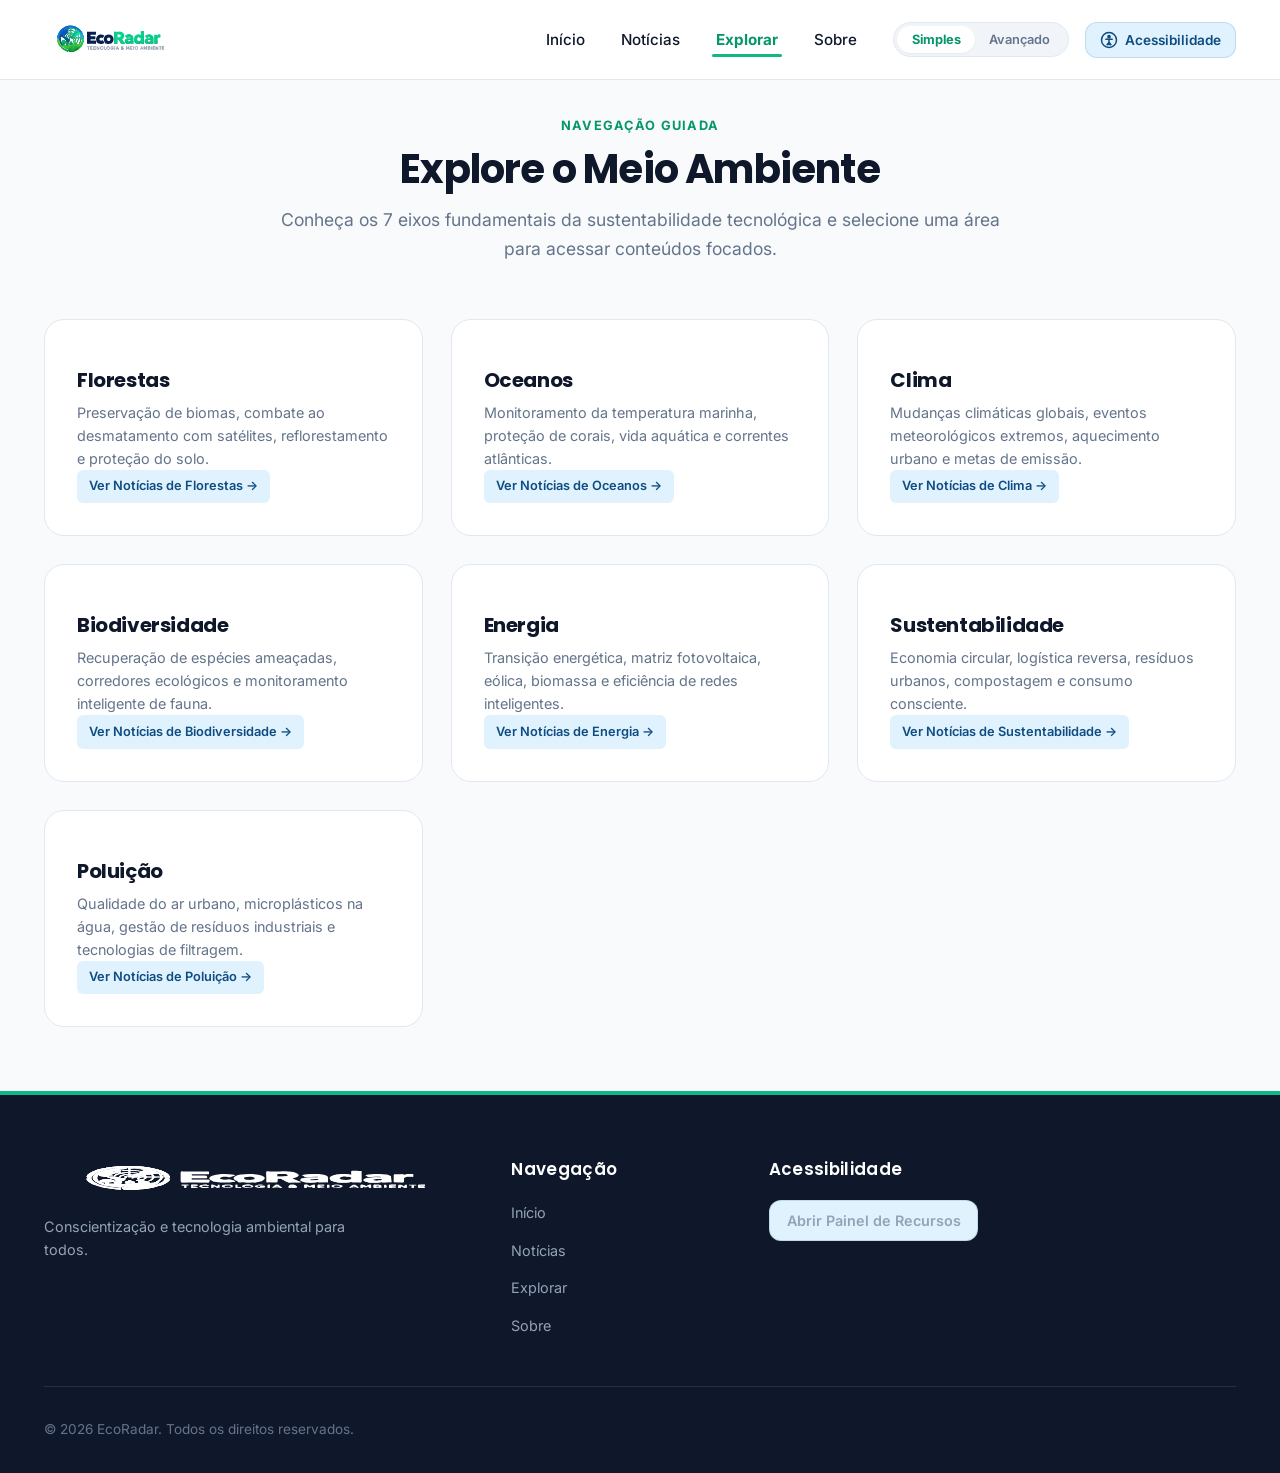
<file: frontend/pages/explorar.html>
<!DOCTYPE html>
<html lang="pt-BR">
<head>
  <meta charset="UTF-8">
  <meta name="viewport" content="width=device-width, initial-scale=1.0">
  <meta name="description" content="Explore o meio ambiente pelos 7 grandes eixos temáticos do EcoRadar: Clima, Florestas, Oceanos, Biodiversidade, Energia, Poluição e Sustentabilidade.">
  <title>Explore o Meio Ambiente — EcoRadar</title>

  <link rel="stylesheet" href="../assets/css/style.css">
  <link rel="icon" type="image/svg+xml" href="../assets/img/logo.svg">
</head>
<body>

  <!-- CABECALHO -->
  <header class="header" role="banner">
    <div class="container header-container">
      <a href="../index.html" class="logo-link" aria-label="Página Inicial EcoRadar">
        <img src="../assets/img/logo.svg" alt="Logotipo EcoRadar" class="logo-img">
      </a>

      <nav class="nav-menu" id="primary-nav-menu" aria-label="Navegação Principal">
        <ul class="nav-list">
          <li><a href="../index.html" class="nav-link">Início</a></li>
          <li><a href="catalog.html" class="nav-link">Notícias</a></li>
          <li><a href="explorar.html" class="nav-link active">Explorar</a></li>
          <li><a href="sobre.html" class="nav-link">Sobre</a></li>
        </ul>

        <div class="header-actions">
          <div class="mode-toggle-wrapper" role="radiogroup" aria-label="Seletor de Modo de Leitura">
            <button class="mode-btn active" data-mode="simple" aria-checked="true">Simples</button>
            <button class="mode-btn" data-mode="advanced" aria-checked="false">Avançado</button>
          </div>

          <button class="btn-accessibility" aria-label="Abrir Painel de Acessibilidade">
            <svg xmlns="http://www.w3.org/2000/svg" viewBox="0 0 24 24" width="20" height="20" fill="none" stroke="currentColor" stroke-width="2">
              <circle cx="12" cy="12" r="10"/>
              <circle cx="12" cy="7.5" r="1.5" fill="currentColor"/>
              <path d="M7 11h10M12 11v8M9 19l3-4 3 4"/>
            </svg>
            <span>Acessibilidade</span>
          </button>
        </div>
      </nav>

      <button class="mobile-toggle" id="mobile-menu-toggle" aria-label="Abrir menu de navegação" aria-expanded="false" aria-controls="primary-nav-menu">
        <svg xmlns="http://www.w3.org/2000/svg" width="28" height="28" fill="none" stroke="currentColor" stroke-width="2" viewBox="0 0 24 24">
          <line x1="3" y1="12" x2="21" y2="12"></line>
          <line x1="3" y1="6" x2="21" y2="6"></line>
          <line x1="3" y1="18" x2="21" y2="18"></line>
        </svg>
      </button>
    </div>
  </header>

  <!-- CONTEUDO PRINCIPAL -->
  <main class="main-content" id="main-content" role="main">
    <div class="container">

      <div style="text-align: center; max-width: 720px; margin: 0 auto 3.5rem auto;">
        <span class="section-tag">Navegação Guiada</span>
        <h1 style="font-size: 2.5rem; margin-bottom: 0.75rem;">Explore o Meio Ambiente</h1>
        <p style="color: var(--color-text-muted); font-size: 1.1rem;">
          Conheça os 7 eixos fundamentais da sustentabilidade tecnológica e selecione uma área para acessar conteúdos focados.
        </p>
      </div>

      <!-- grade dos 7 eixos ambientais -->
      <div class="explorar-grid">
        
        <!-- Eixo 1: Florestas -->
        <a href="catalog.html?cat=Florestas" class="eixo-card" style="text-decoration: none; color: inherit;">
          <div>
            <div class="eixo-icon"></div>
            <h2 class="eixo-title">Florestas</h2>
            <p class="eixo-description">
              Preservação de biomas, combate ao desmatamento com satélites, reflorestamento e proteção do solo.
            </p>
          </div>
          <span class="eixo-stats-preview">Ver Notícias de Florestas &rarr;</span>
        </a>

        <!-- Eixo 2: Oceanos -->
        <a href="catalog.html?cat=Oceanos" class="eixo-card" style="text-decoration: none; color: inherit;">
          <div>
            <div class="eixo-icon"></div>
            <h2 class="eixo-title">Oceanos</h2>
            <p class="eixo-description">
              Monitoramento da temperatura marinha, proteção de corais, vida aquática e correntes atlânticas.
            </p>
          </div>
          <span class="eixo-stats-preview">Ver Notícias de Oceanos &rarr;</span>
        </a>

        <!-- Eixo 3: Clima -->
        <a href="catalog.html?cat=Clima" class="eixo-card" style="text-decoration: none; color: inherit;">
          <div>
            <div class="eixo-icon"></div>
            <h2 class="eixo-title">Clima</h2>
            <p class="eixo-description">
              Mudanças climáticas globais, eventos meteorológicos extremos, aquecimento urbano e metas de emissão.
            </p>
          </div>
          <span class="eixo-stats-preview">Ver Notícias de Clima &rarr;</span>
        </a>

        <!-- Eixo 4: Biodiversidade -->
        <a href="catalog.html?cat=Biodiversidade" class="eixo-card" style="text-decoration: none; color: inherit;">
          <div>
            <div class="eixo-icon"></div>
            <h2 class="eixo-title">Biodiversidade</h2>
            <p class="eixo-description">
              Recuperação de espécies ameaçadas, corredores ecológicos e monitoramento inteligente de fauna.
            </p>
          </div>
          <span class="eixo-stats-preview">Ver Notícias de Biodiversidade &rarr;</span>
        </a>

        <!-- Eixo 5: Energia -->
        <a href="catalog.html?cat=Energia" class="eixo-card" style="text-decoration: none; color: inherit;">
          <div>
            <div class="eixo-icon"></div>
            <h2 class="eixo-title">Energia</h2>
            <p class="eixo-description">
              Transição energética, matriz fotovoltaica, eólica, biomassa e eficiência de redes inteligentes.
            </p>
          </div>
          <span class="eixo-stats-preview">Ver Notícias de Energia &rarr;</span>
        </a>

        <!-- Eixo 6: Sustentabilidade -->
        <a href="catalog.html?cat=Sustentabilidade" class="eixo-card" style="text-decoration: none; color: inherit;">
          <div>
            <div class="eixo-icon"></div>
            <h2 class="eixo-title">Sustentabilidade</h2>
            <p class="eixo-description">
              Economia circular, logística reversa, resíduos urbanos, compostagem e consumo consciente.
            </p>
          </div>
          <span class="eixo-stats-preview">Ver Notícias de Sustentabilidade &rarr;</span>
        </a>

        <!-- Eixo 7: Poluiçao -->
        <a href="catalog.html?cat=Poluição" class="eixo-card" style="text-decoration: none; color: inherit;">
          <div>
            <div class="eixo-icon"></div>
            <h2 class="eixo-title">Poluição</h2>
            <p class="eixo-description">
              Qualidade do ar urbano, microplásticos na água, gestão de resíduos industriais e tecnologias de filtragem.
            </p>
          </div>
          <span class="eixo-stats-preview">Ver Notícias de Poluição &rarr;</span>
        </a>

      </div>

    </div>
  </main>

  <!-- RODAPE FOOTER -->
  <footer class="footer" role="contentinfo">
    <div class="container">
      <div class="footer-grid">
        <div class="footer-brand">
          <img src="../assets/img/logo.svg" alt="EcoRadar" class="footer-logo">
          <p class="footer-tagline">Conscientização e tecnologia ambiental para todos.</p>
        </div>

        <div>
          <h4 class="footer-column-title">Navegação</h4>
          <ul class="footer-links">
            <li><a href="../index.html">Início</a></li>
            <li><a href="catalog.html">Notícias</a></li>
            <li><a href="explorar.html">Explorar</a></li>
            <li><a href="sobre.html">Sobre</a></li>
          </ul>
        </div>

        <div>
          <h4 class="footer-column-title">Acessibilidade</h4>
          <ul class="footer-links">
            <li><a href="#" class="btn-accessibility">Abrir Painel de Recursos</a></li>
          </ul>
        </div>
      </div>

      <div class="footer-bottom">
        <p>&copy; 2026 EcoRadar. Todos os direitos reservados.</p>
      </div>
    </div>
  </footer>

  <script src="../assets/js/accessibility.js"></script>
  <script src="../assets/js/speech.js"></script>
  <script src="../assets/js/catalog.js"></script>
  <script src="../assets/js/main.js"></script>
</body>
</html>
</file>
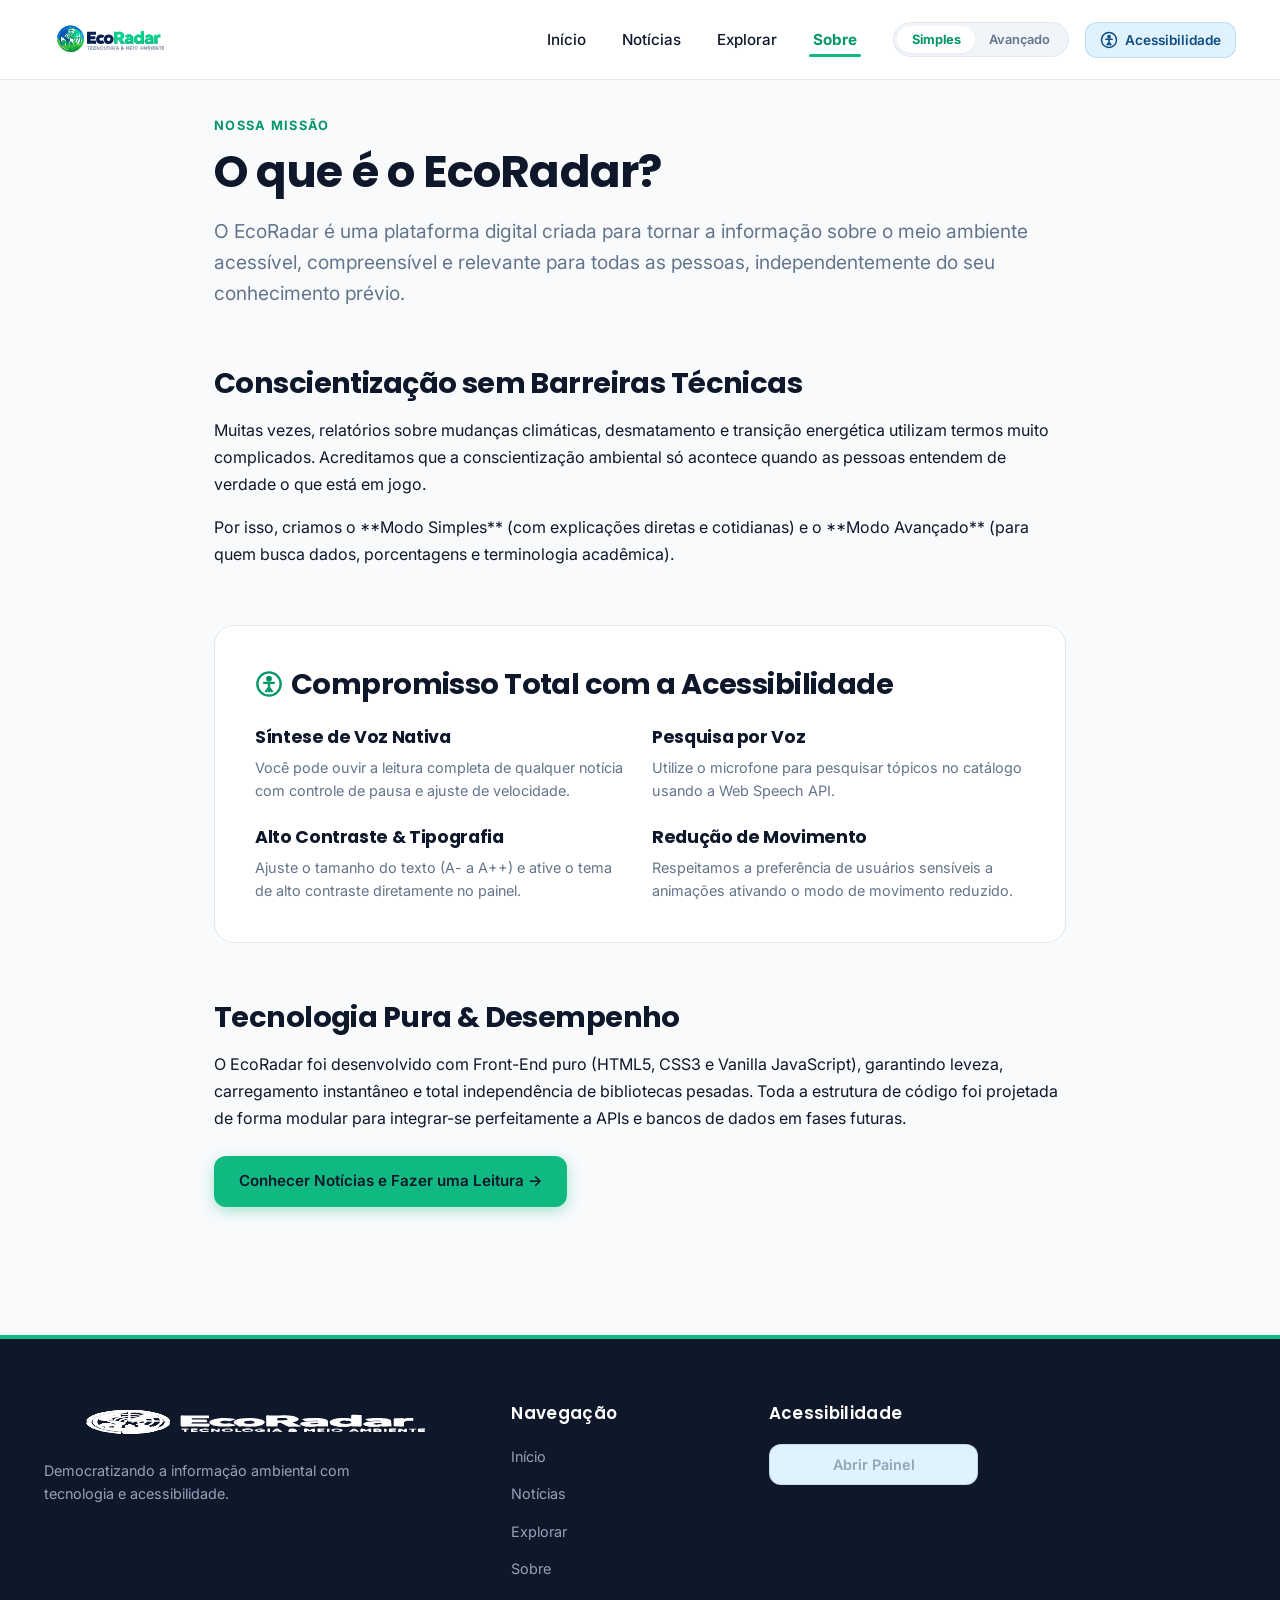
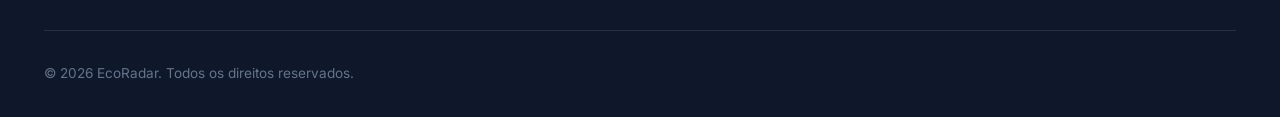
<file: frontend/pages/sobre.html>
<!DOCTYPE html>
<html lang="pt-BR">
<head>
  <meta charset="UTF-8">
  <meta name="viewport" content="width=device-width, initial-scale=1.0">
  <meta name="description" content="Saiba mais sobre o EcoRadar, nossa missão de conscientização ambiental, acessibilidade digital e tecnologia transparente.">
  <title>Sobre o EcoRadar — Propósito e Acessibilidade</title>

  <link rel="stylesheet" href="../assets/css/style.css">
  <link rel="icon" type="image/svg+xml" href="../assets/img/logo.svg">
</head>
<body>

  <!-- CABECALHO -->
  <header class="header" role="banner">
    <div class="container header-container">
      <a href="../index.html" class="logo-link" aria-label="Página Inicial EcoRadar">
        <img src="../assets/img/logo.svg" alt="Logotipo EcoRadar" class="logo-img">
      </a>

      <nav class="nav-menu" id="primary-nav-menu" aria-label="Navegação Principal">
        <ul class="nav-list">
          <li><a href="../index.html" class="nav-link">Início</a></li>
          <li><a href="catalog.html" class="nav-link">Notícias</a></li>
          <li><a href="explorar.html" class="nav-link">Explorar</a></li>
          <li><a href="sobre.html" class="nav-link active">Sobre</a></li>
        </ul>

        <div class="header-actions">
          <div class="mode-toggle-wrapper" role="radiogroup" aria-label="Seletor de Modo de Leitura">
            <button class="mode-btn active" data-mode="simple" aria-checked="true">Simples</button>
            <button class="mode-btn" data-mode="advanced" aria-checked="false">Avançado</button>
          </div>

          <button class="btn-accessibility" aria-label="Abrir Painel de Acessibilidade">
            <svg xmlns="http://www.w3.org/2000/svg" viewBox="0 0 24 24" width="20" height="20" fill="none" stroke="currentColor" stroke-width="2">
              <circle cx="12" cy="12" r="10"/>
              <circle cx="12" cy="7.5" r="1.5" fill="currentColor"/>
              <path d="M7 11h10M12 11v8M9 19l3-4 3 4"/>
            </svg>
            <span>Acessibilidade</span>
          </button>
        </div>
      </nav>

      <button class="mobile-toggle" id="mobile-menu-toggle" aria-label="Abrir menu de navegação" aria-expanded="false" aria-controls="primary-nav-menu">
        <svg xmlns="http://www.w3.org/2000/svg" width="28" height="28" fill="none" stroke="currentColor" stroke-width="2" viewBox="0 0 24 24">
          <line x1="3" y1="12" x2="21" y2="12"></line>
          <line x1="3" y1="6" x2="21" y2="6"></line>
          <line x1="3" y1="18" x2="21" y2="18"></line>
        </svg>
      </button>
    </div>
  </header>

  <!-- CONTEUDO PRINCIPAL -->
  <main class="main-content" id="main-content" role="main">
    <div class="container" style="max-width: 900px;">

      <!-- hero institucional -->
      <section style="margin-bottom: 3.5rem;">
        <span class="section-tag">Nossa Missão</span>
        <h1 style="font-size: 2.8rem; margin-bottom: 1rem;">O que é o EcoRadar?</h1>
        <p style="font-size: 1.2rem; color: var(--color-text-muted); line-height: 1.6;">
          O EcoRadar é uma plataforma digital criada para tornar a informação sobre o meio ambiente acessível, compreensível e relevante para todas as pessoas, independentemente do seu conhecimento prévio.
        </p>
      </section>

      <!-- seçao: Proposito -->
      <section style="margin-bottom: 3.5rem;" id="como-funciona">
        <h2 style="font-size: 1.8rem; margin-bottom: 1rem;">Conscientização sem Barreiras Técnicas</h2>
        <p style="line-height: 1.7; margin-bottom: 1rem;">
          Muitas vezes, relatórios sobre mudanças climáticas, desmatamento e transição energética utilizam termos muito complicados. Acreditamos que a conscientização ambiental só acontece quando as pessoas entendem de verdade o que está em jogo.
        </p>
        <p style="line-height: 1.7;">
          Por isso, criamos o **Modo Simples** (com explicações diretas e cotidianas) e o **Modo Avançado** (para quem busca dados, porcentagens e terminologia acadêmica).
        </p>
      </section>

      <!-- seçao: Recursos de Acessibilidade -->
      <section style="background-color: var(--color-surface); padding: 2.5rem; border-radius: var(--radius-lg); border: 1px solid var(--color-border); margin-bottom: 3.5rem;" id="acessibilidade">
        <h2 style="font-size: 1.8rem; margin-bottom: 1.5rem; display: flex; align-items: center; gap: 0.5rem;">
          <svg xmlns="http://www.w3.org/2000/svg" width="28" height="28" fill="none" stroke="var(--color-moss-green-dark)" stroke-width="2" viewBox="0 0 24 24">
            <circle cx="12" cy="12" r="10"/>
            <circle cx="12" cy="7.5" r="1.5" fill="currentColor"/>
            <path d="M7 11h10M12 11v8M9 19l3-4 3 4"/>
          </svg>
          Compromisso Total com a Acessibilidade
        </h2>

        <div style="display: grid; grid-template-columns: repeat(auto-fit, minmax(260px, 1fr)); gap: 1.5rem;">
          <div>
            <h3 style="font-size: 1.1rem; margin-bottom: 0.5rem;"> Síntese de Voz Nativa</h3>
            <p style="font-size: 0.9rem; color: var(--color-text-muted);">
              Você pode ouvir a leitura completa de qualquer notícia com controle de pausa e ajuste de velocidade.
            </p>
          </div>

          <div>
            <h3 style="font-size: 1.1rem; margin-bottom: 0.5rem;"> Pesquisa por Voz</h3>
            <p style="font-size: 0.9rem; color: var(--color-text-muted);">
              Utilize o microfone para pesquisar tópicos no catálogo usando a Web Speech API.
            </p>
          </div>

          <div>
            <h3 style="font-size: 1.1rem; margin-bottom: 0.5rem;"> Alto Contraste & Tipografia</h3>
            <p style="font-size: 0.9rem; color: var(--color-text-muted);">
              Ajuste o tamanho do texto (A- a A++) e ative o tema de alto contraste diretamente no painel.
            </p>
          </div>

          <div>
            <h3 style="font-size: 1.1rem; margin-bottom: 0.5rem;"> Redução de Movimento</h3>
            <p style="font-size: 0.9rem; color: var(--color-text-muted);">
              Respeitamos a preferência de usuários sensíveis a animações ativando o modo de movimento reduzido.
            </p>
          </div>
        </div>
      </section>

      <!-- seçao: Arquitetura Tecnologica -->
      <section style="margin-bottom: 4rem;">
        <h2 style="font-size: 1.8rem; margin-bottom: 1rem;">Tecnologia Pura & Desempenho</h2>
        <p style="line-height: 1.7; margin-bottom: 1.5rem;">
          O EcoRadar foi desenvolvido com Front-End puro (HTML5, CSS3 e Vanilla JavaScript), garantindo leveza, carregamento instantâneo e total independência de bibliotecas pesadas. Toda a estrutura de código foi projetada de forma modular para integrar-se perfeitamente a APIs e bancos de dados em fases futuras.
        </p>

        <a href="catalog.html" class="btn btn-primary">
          Conhecer Notícias e Fazer uma Leitura &rarr;
        </a>
      </section>

    </div>
  </main>

  <!-- RODAPE FOOTER -->
  <footer class="footer" role="contentinfo">
    <div class="container">
      <div class="footer-grid">
        <div class="footer-brand">
          <img src="../assets/img/logo.svg" alt="EcoRadar" class="footer-logo">
          <p class="footer-tagline">Democratizando a informação ambiental com tecnologia e acessibilidade.</p>
        </div>

        <div>
          <h4 class="footer-column-title">Navegação</h4>
          <ul class="footer-links">
            <li><a href="../index.html">Início</a></li>
            <li><a href="catalog.html">Notícias</a></li>
            <li><a href="explorar.html">Explorar</a></li>
            <li><a href="sobre.html">Sobre</a></li>
          </ul>
        </div>

        <div>
          <h4 class="footer-column-title">Acessibilidade</h4>
          <ul class="footer-links">
            <li><a href="#" class="btn-accessibility">Abrir Painel</a></li>
          </ul>
        </div>
      </div>

      <div class="footer-bottom">
        <p>&copy; 2026 EcoRadar. Todos os direitos reservados.</p>
      </div>
    </div>
  </footer>

  <script src="../assets/js/accessibility.js"></script>
  <script src="../assets/js/speech.js"></script>
  <script src="../assets/js/catalog.js"></script>
  <script src="../assets/js/main.js"></script>
</body>
</html>
</file>
<file: frontend/assets/css/style.css>
/* 
   ==========================================================================
   ECORADAR - STYLE.CSS
   Ponto Central de Carregamento Modular dos Estilos
   ========================================================================== 
*/

/* 1. Global & Estrutura Base */
@import url('./global/global.css');
@import url('./global/header.css');
@import url('./global/footer.css');

/* 2. Conteudo e Noticias */
@import url('./content/content.css');
@import url('./content/news.css');

/* 3. Responsividade e Acessibilidade */
@import url('./responsive/responsive.css');
@import url('./responsive/accessibility.css');
</file>
